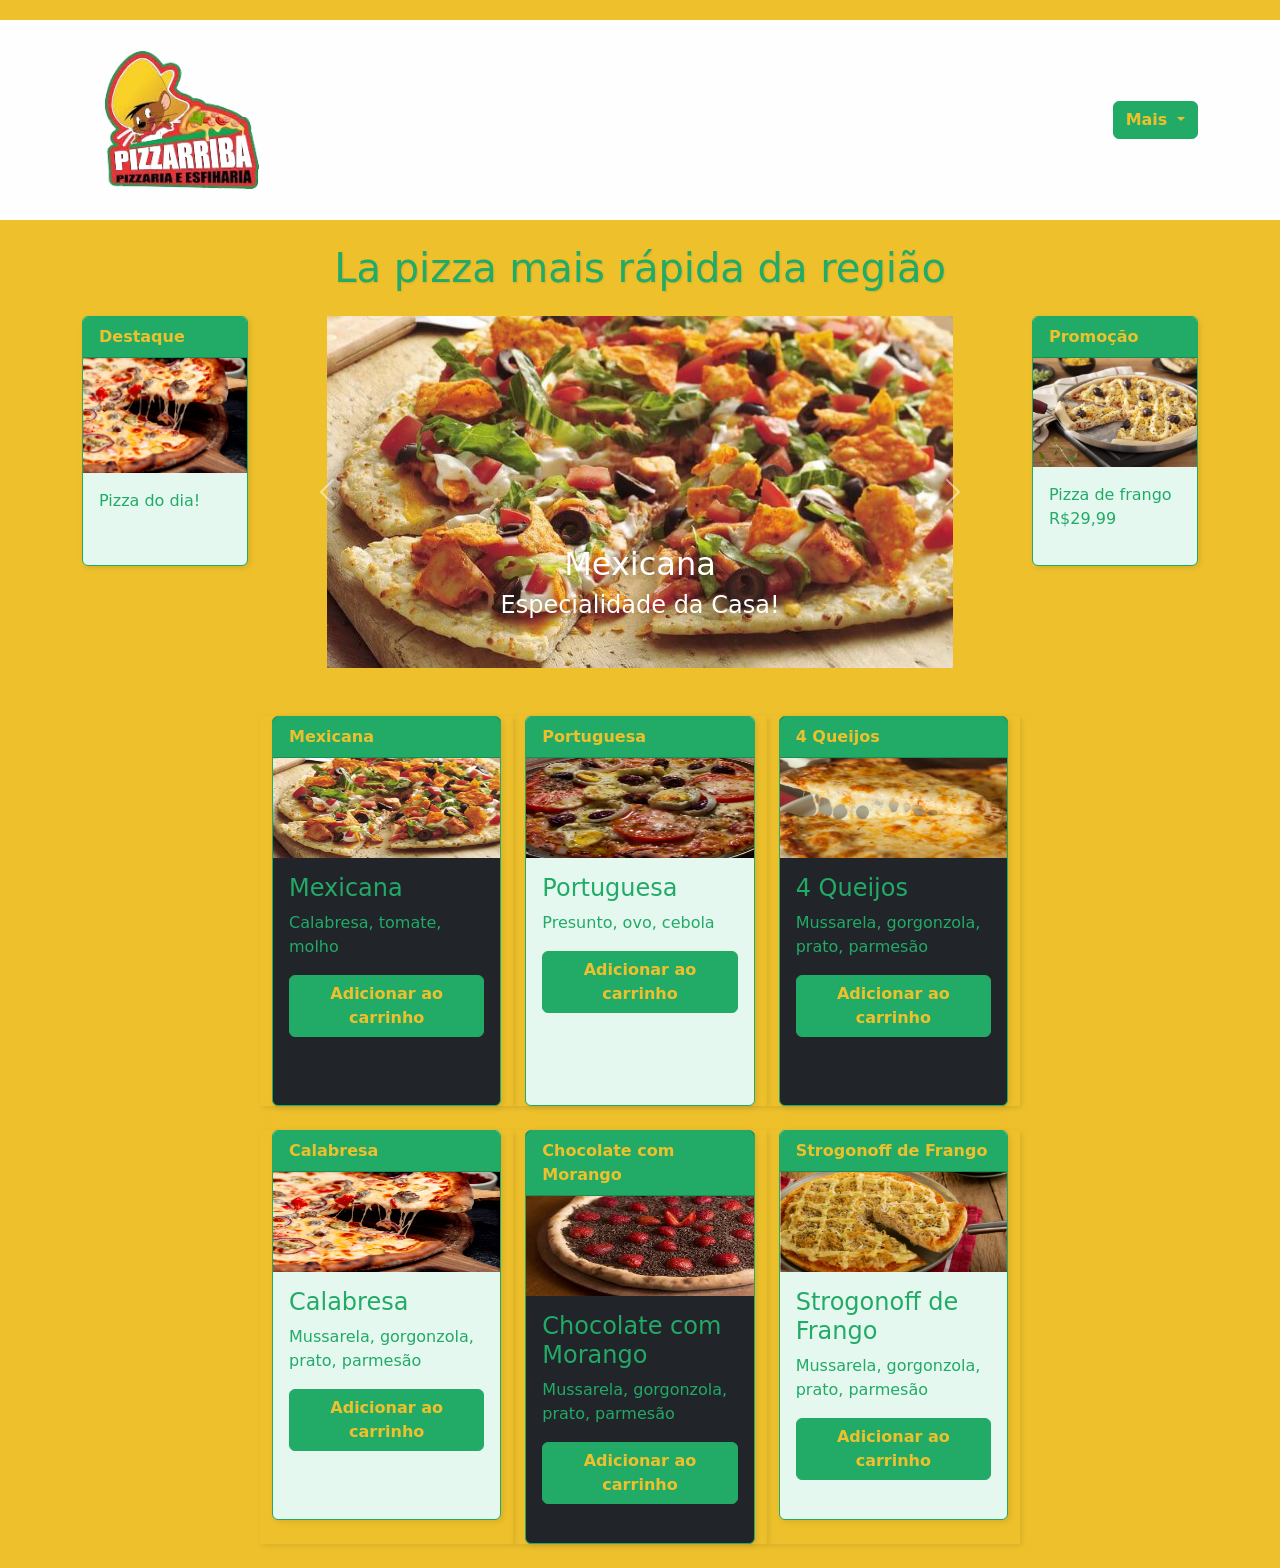
<file: index.html>
<!DOCTYPE html>
<html lang="pt-br">

<head>
    <meta charset="UTF-8" />
    <meta name="viewport" content="width=device-width, initial-scale=1.0" />
    <link rel="stylesheet" href="lib/bootstrap.min.css" />
    <link rel="stylesheet" href="main.css" />
    <title>Pizzarriba</title>
</head>

<body>
    <header class="">
        <div class="container d-flex align-items-center justify-content-between">
            <img src="./img/images-removebg-preview.png" alt="Logo da pizzaria" />
            <div class="dropdown">
                <button data-bs-toggle="dropdown" class="btn btn-success dropdown-toggle">
                    Mais
                </button>
                <ul class="dropdown-menu">
                    <li class="dropdown-item"><a href="#">Quem somos?</a></li>
                    <li class="dropdown-item"><a href="#">Carrinho</a></li>
                </ul>
            </div>
        </div>
    </header>

    <h1 class="text-center my-4">La pizza mais rápida da região</h1>

    <div class="container">
        <div class="row">
            <!-- Coluna Esquerda -->
            <div class="col-md-2 " >
                <div class="card mb-4 cardDestaque">
                    <div class="card-header">Destaque</div>
                    <img src="./img/pizzaCalabrcarosel.avif" alt="">
                    <div class="card-body">
                        <p class="card-text">Pizza do dia!</p>
                    </div>
                </div>
            </div>

            <!-- Coluna Central -->
            <div class="col-md-8">
                <!-- Carrossel -->
                <div id="carrosel" class="carousel slide carousel-fade mb-5" data-bs-ride="carousel">
                    <div class="carousel-inner">
                        <div data-bs-interval="3500" class="carousel-item active">
                            <img class="d-block w-100" src="./img/pizzaMexicarousel.jpg" alt="" />
                            <div class="carousel-caption">
                                <h2>Mexicana</h2>
                                <h4>Especialidade da Casa!</h4>
                            </div>
                        </div>
                        <div data-bs-interval="3500" class="carousel-item">
                            <img class="d-block w-100" src="./img/pizza4queicarosel.webp" alt="" />
                            <div class="carousel-caption">
                                <h2>Quatro Queijos</h2>
                                <h4>Na promoção essa semana!</h4>
                            </div>
                        </div>
                        <div data-bs-interval="3500" class="carousel-item">
                            <img class="d-block w-100" src="./img/pizzaCalabrcarosel.avif" alt="" />
                            <div class="carousel-caption">
                                <h2>Calabresa</h2>
                                <h4>A queridinha!</h4>
                            </div>
                        </div>
                    </div>
                    <button class="carousel-control-prev" type="button" data-bs-target="#carrosel" data-bs-slide="prev">
                        <span class="carousel-control-prev-icon"></span>
                    </button>
                    <button class="carousel-control-next" type="button" data-bs-target="#carrosel" data-bs-slide="next">
                        <span class="carousel-control-next-icon"></span>
                    </button>
                </div>

                <!-- Cards de Pizzas -->
                <div class="row">
                    <div class="cardPizza col-sm-8 col-md-6 col-lg-4 mb-4">
                        <div class="card text-bg-dark">
                            <div class="card-header">Mexicana</div>
                            <img src="./img/pizzaMexicarousel.jpg" alt="">
                            <div class="card-body">
                                <h4 class="card-title">Mexicana</h4>
                                <p class="card-text">Calabresa, tomate, molho</p>
                                <a href="#" class="btn btn-success">Adicionar ao carrinho</a>
                            </div>
                        </div>
                    </div>
                    <div class="cardPizza col-sm-8 col-md-6 col-lg-4 mb-4">
                        <div class="card">
                            <div class="card-header">Portuguesa</div>
                            <img src="./img/pizzaportCARDS.jpeg" alt="">
                            <div class="card-body">
                                <h4 class="card-title">Portuguesa</h4>
                                <p class="card-text">Presunto, ovo, cebola</p>
                                <a href="#" class="btn btn-success">Adicionar ao carrinho</a>
                            </div>
                        </div>
                    </div>
                    <div class="cardPizza col-sm-8 col-md-6 col-lg-4 mb-4">
                        <div class="card text-bg-dark">
                            <div class="card-header">4 Queijos</div>
                            <img src="./img/pizza4queicarosel.webp" alt="">
                            <div class="card-body">
                                <h4 class="card-title">4 Queijos</h4>
                                <p class="card-text">Mussarela, gorgonzola, prato, parmesão</p>
                                <a href="#" class="btn btn-success">Adicionar ao carrinho</a>
                            </div>
                        </div>
                    </div>
                    
                    <div class="cardPizza col-sm-8 col-md-6 col-lg-4 mb-4">
                        <div class="card">
                            <div class="card-header">Calabresa</div>
                            <img src="./img/pizzaCalabrcarosel.avif" alt="">
                            <div class="card-body">
                                <h4 class="card-title">Calabresa</h4>
                                <p class="card-text">Mussarela, gorgonzola, prato, parmesão</p>
                                <a href="#" class="btn btn-success">Adicionar ao carrinho</a>
                            </div>
                        </div>
                    </div>
                    <div class="cardPizza col-sm-8 col-md-6 col-lg-4 mb-4">
                        <div class="card text-bg-dark">
                            <div class="card-header">Chocolate com Morango</div>
                            <img src="./img/pizzaDoce.jpeg" alt="">
                            <div class="card-body">
                                <h4 class="card-title">Chocolate com Morango</h4>
                                <p class="card-text">Mussarela, gorgonzola, prato, parmesão</p>
                                <a href="#" class="btn btn-success">Adicionar ao carrinho</a>
                            </div>
                        </div>
                    </div>
                    <div class="cardPizza col-sm-8 col-md-6 col-lg-4 mb-4">
                        <div class="card">
                            <div class="card-header">Strogonoff de Frango</div>
                            <img src="./img/pizza-Strogfrango.jpg" alt="">
                            <div class="card-body">
                                <h4 class="card-title">Strogonoff de Frango</h4>
                                <p class="card-text">Mussarela, gorgonzola, prato, parmesão</p>
                                <a href="#" class="btn btn-success">Adicionar ao carrinho</a>
                            </div>
                        </div>
                    </div>
                </div>
            </div>

            <!-- Coluna Direita -->
            <div class="col-md-2">
                <div class="card mb-4 cardPromo">
                    <div class="card-header">Promoção</div>
                    <img src="./img/pizzaRpomo Frango.avif" alt="">
                    <div class="card-body">
                        <p class="card-text">Pizza de frango R$29,99</p>
                    </div>
                </div>
            </div>
        </div>
    </div>

    <script src="lib/bootstrap.bundle.min.js"></script>
</body>

</html>
</file>
<file: main.css>
.carousel-item img{
    max-width: 626px;
    max-height: 352px;
}

.container-pair{
    display: flex;
    justify-content: center;
    margin-top: 20px;
}

.container{
    display: flex;
    justify-content: center;
    margin-top: 20px;
}

body {
    background-color: #eec12c; 
    color: #222;
}

header {
    background-color: #fefefe; 
    color: #22aa67;
}

header img {
    height: 200px;
}

h1 {
    color: #22aa67;
    text-shadow: 1px 1px 2px 
    rgba(0,0,0,0.1);
}


.carousel-inner img {
    display: block;
    margin-left: auto;
    margin-right: auto;
}

.card {
    background-color: #e5f8ef;
    border: 1px solid #22aa67;
    box-shadow: 2px 2px 6px rgba(0,0,0,0.1);
}

.cardPizza{
    box-shadow: 2px 2px 6px rgba(0,0,0,0.1);
}

.cardaPizza > .card{
    height: 400px;
}

.cardPizza:hover {
    transform: scale(1.05);
    transition: transform 0.2s;
}

.cardPizza img {
    height: 100px;
    width: 100%;
}

.card-body {
    min-height: 247px;
    color: #22aa67;
}

.card-header {
    background-color: #22aa67;
    color: #eec12c;
    font-weight: bold;
}

.btn-success {
    background-color: #22aa67;
    border-color: #22aa67;
    color: #eec12c;
    font-weight: bold;
}

.dropdown-menu {
    background-color: #e5f8ef;
}

.dropdown-item a {
    color: #22aa67;
    text-decoration: none;
}

.cardDestaque,
.cardPromo{
    max-height: 250px;
}

.cardPromo img,
.cardDestaque img {
    max-width: 100%;
}
</file>
